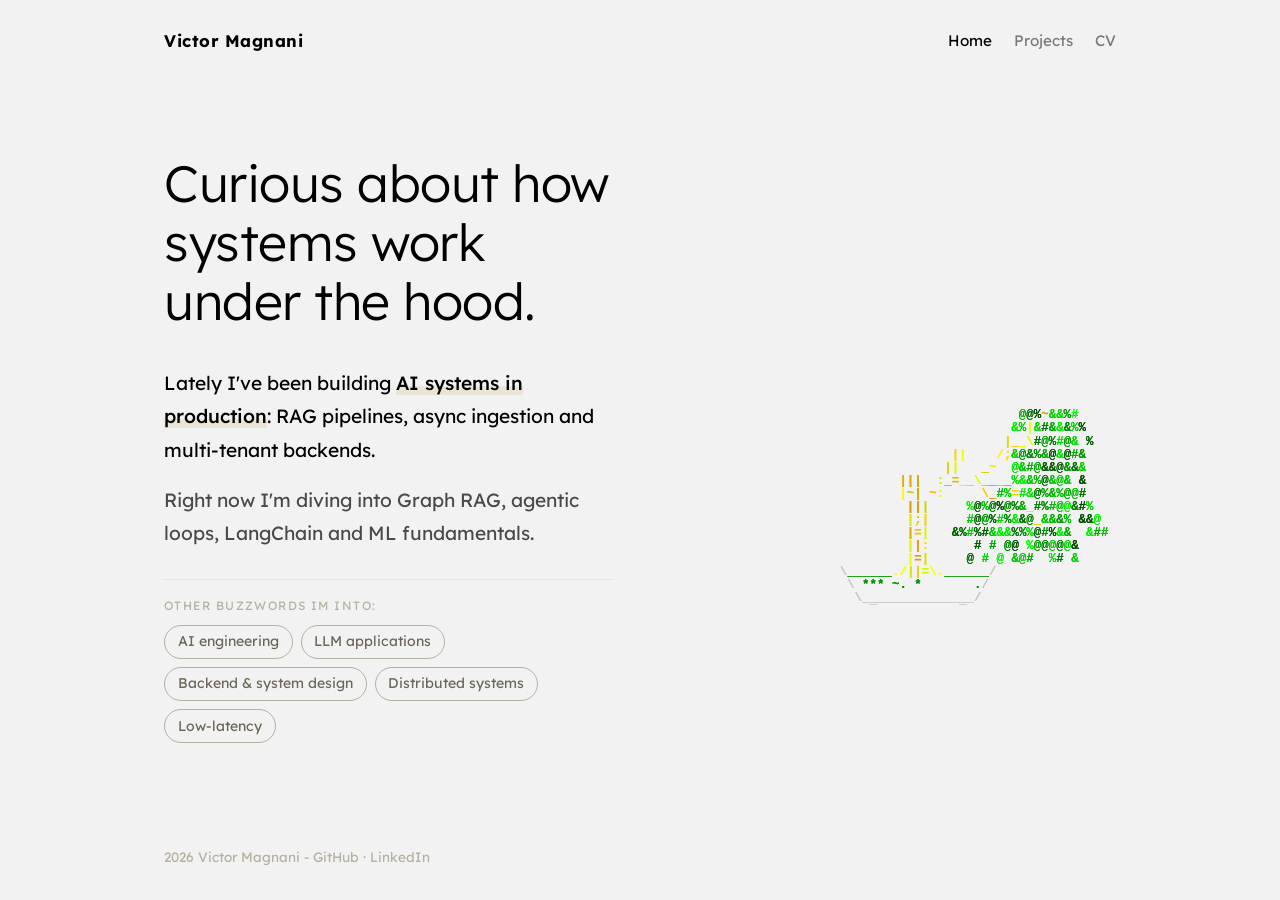
<file: index.html>
<!DOCTYPE html>
<html lang="en">
  <head>
    <meta charset="UTF-8">
    <meta name="viewport" content="width=device-width, initial-scale=1.0">
    <link rel="stylesheet" type="text/css" href="styles.css">
    <link rel="preconnect" href="https://fonts.googleapis.com">
    <link rel="preconnect" href="https://fonts.gstatic.com" crossorigin>
    <link href="https://fonts.googleapis.com/css2?family=Archivo+Black&family=Lexend+Deca:wght@100..900&display=swap" rel="stylesheet">
    <title>Victor Magnani</title>
  </head>
  <body>
    <div class="page">
      <header class="site-header container">
        <a href="index.html" class="brand">Victor Magnani</a>
        <nav class="site-nav">
          <a href="index.html" class="active">Home</a>
          <a href="projects.html">Projects</a>
          <a href="cv.html">CV</a>
        </nav>
      </header>

      <main class="hero container">
        <div class="hero-content">
          <h1 class="hero-title">Curious about how systems work under the hood.</h1>
          <div class="hero-description">
            <p class="hero-text">
              Lately I've been building <strong>AI systems in production</strong>: RAG pipelines, async ingestion and multi-tenant backends.
            </p>
            <p class="hero-text hero-text--soft">
              Right now I'm diving into Graph RAG, agentic loops, LangChain and ML fundamentals.
            </p>
            <div class="hero-tags">
              <span class="hero-label">Other buzzwords im into:</span>
              <ul class="hero-list">
                <li>AI engineering</li>
                <li>LLM applications</li>
                <li>Backend &amp; system design</li>
                <li>Distributed systems</li>
                <li>Low-latency</li>
              </ul>
            </div>
          </div>
        </div>
        <div class="bonsai-wrap" aria-hidden="true">
          <pre id="bonsai" class="bonsai"></pre>
        </div>
      </main>

      <footer class="site-footer container">
         2026 Victor Magnani -
        <a href="https://github.com/Ardet696/" target="_blank">GitHub</a> ·
        <a href="https://www.linkedin.com/in/victormagnani/" target="_blank">LinkedIn</a>
      </footer>
    </div>

    <script src="bonsai_snapshots.js"></script>
    <script src="bonsai.js"></script>
    <script data-goatcounter="https://ardet696.goatcounter.com/count"
            async src="//gc.zgo.at/count.js"></script>
  </body>
</html>
</file>
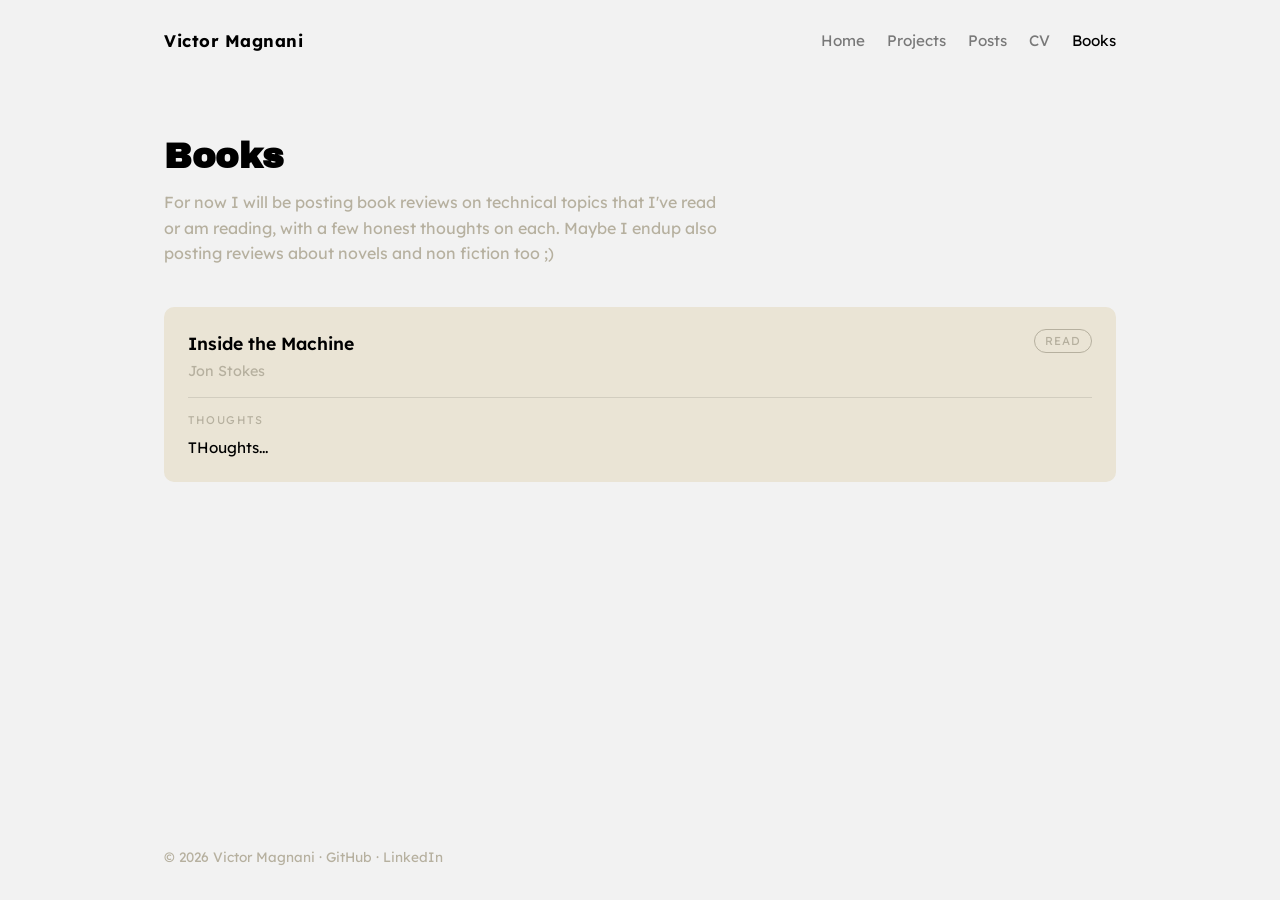
<file: books.html>
<!DOCTYPE html>
<html lang="en">
  <head>
    <meta charset="UTF-8">
    <meta name="viewport" content="width=device-width, initial-scale=1.0">
    <link rel="stylesheet" type="text/css" href="styles.css">
    <link rel="stylesheet" type="text/css" href="books.css">
    <link rel="preconnect" href="https://fonts.googleapis.com">
    <link rel="preconnect" href="https://fonts.gstatic.com" crossorigin>
    <link href="https://fonts.googleapis.com/css2?family=Archivo+Black&family=Lexend+Deca:wght@100..900&display=swap" rel="stylesheet">
    <title>Books · Victor Magnani</title>
  </head>
  <body>
    <div class="page">
      <header class="site-header container">
        <a href="index.html" class="brand">Victor Magnani</a>
        <nav class="site-nav">
          <a href="index.html">Home</a>
          <a href="projects.html">Projects</a>
          <a href="posts.html">Posts</a>
          <a href="cv.html">CV</a>
          <a href="books.html" class="active">Books</a>
        </nav>
      </header>

      <main class="page-main container">
        <h1 class="page-title">Books</h1>
        <p class="page-intro">
          For now I will be posting book reviews on technical topics that I've read or am reading, with a few honest thoughts on each.
          Maybe I endup also posting reviews about novels and non fiction too ;)
        </p>

        <ul class="book-list">
          <li class="book-item">
            <div class="book-head">
              <div>
                <div class="book-title">Inside the Machine</div>
                <div class="book-author"> Jon Stokes</div>
              </div>
              <span class="book-status">Read</span>
            </div>
            <div class="book-thoughts">
              <span class="book-thoughts-label">Thoughts</span>
              <p>
               THoughts... 
              </p>
            </div>
          </li>

        </ul>
      </main>

      <footer class="site-footer container">
        © 2026 Victor Magnani ·
        <a href="https://github.com/Ardet696/" target="_blank">GitHub</a> ·
        <a href="https://www.linkedin.com/in/victormagnani/" target="_blank">LinkedIn</a>
      </footer>
    </div>

    <script data-goatcounter="https://ardet696.goatcounter.com/count"
            async src="//gc.zgo.at/count.js"></script>
  </body>
</html>
</file>
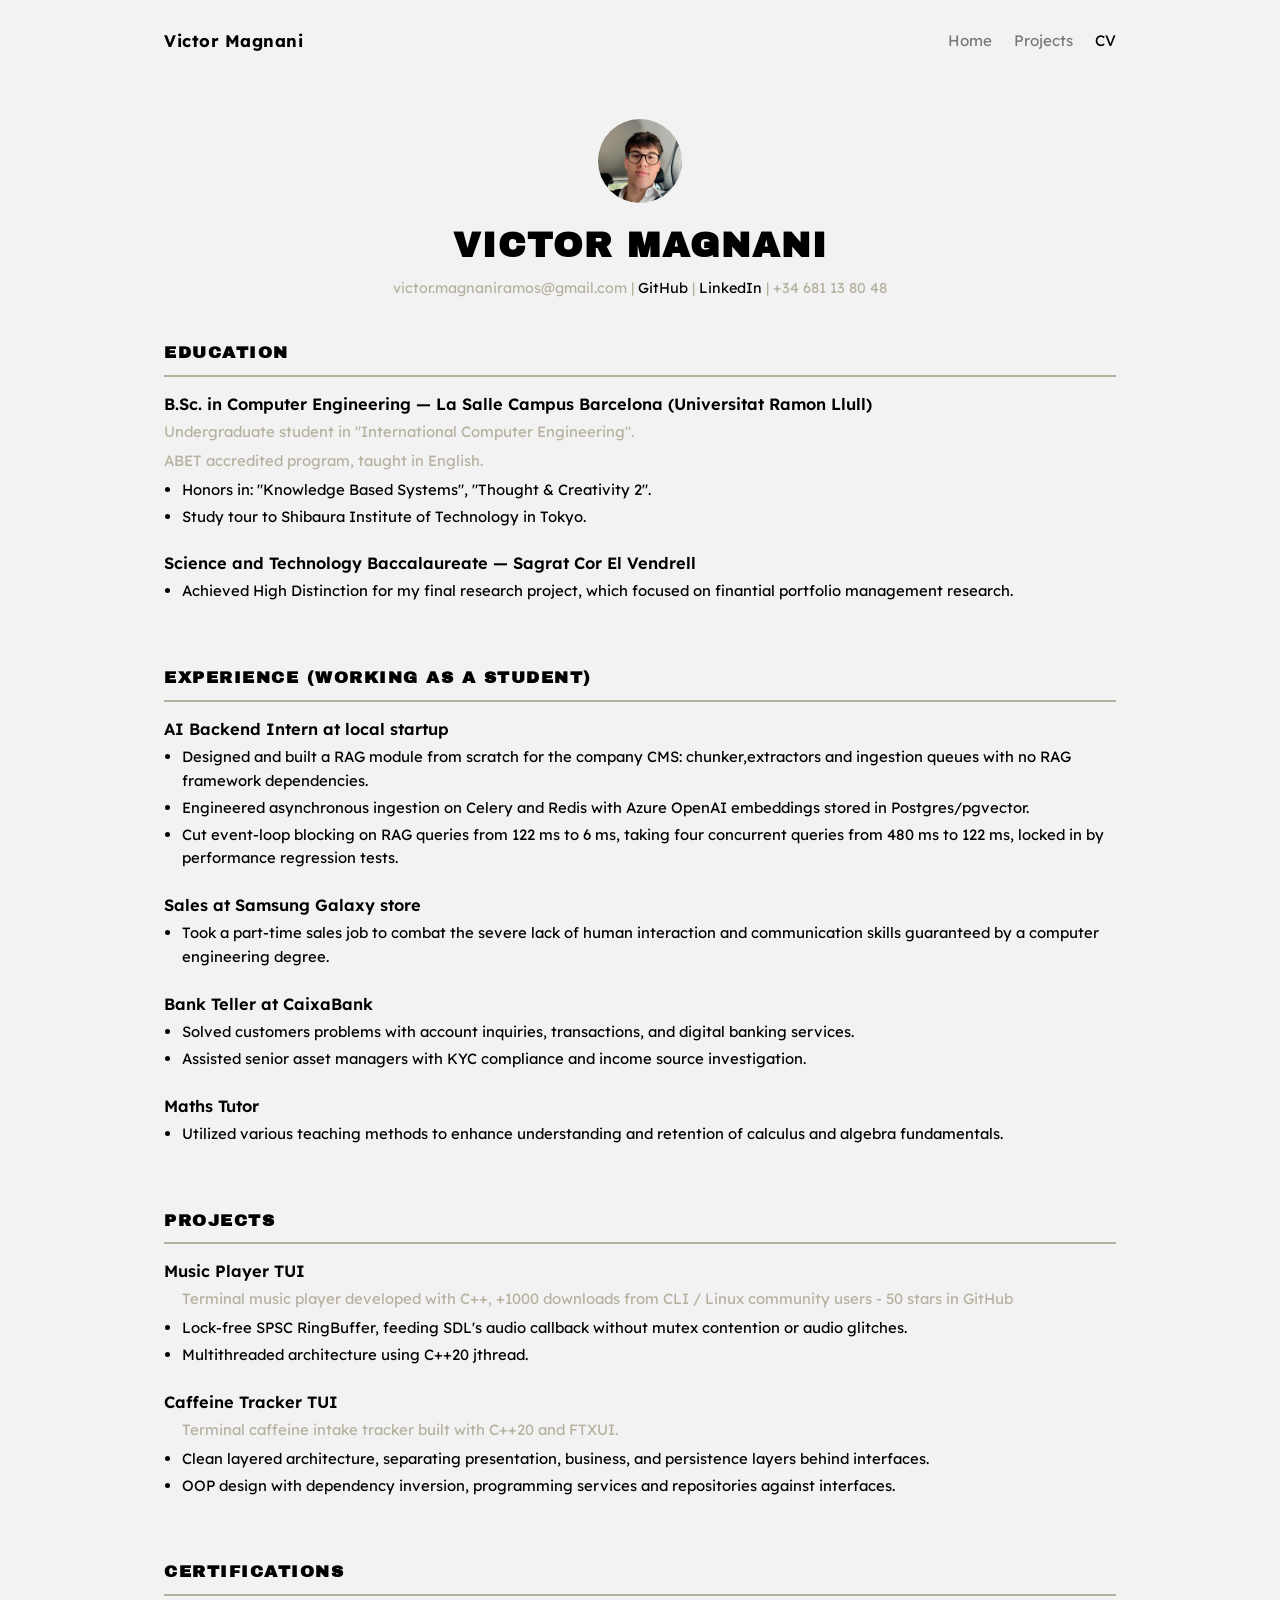
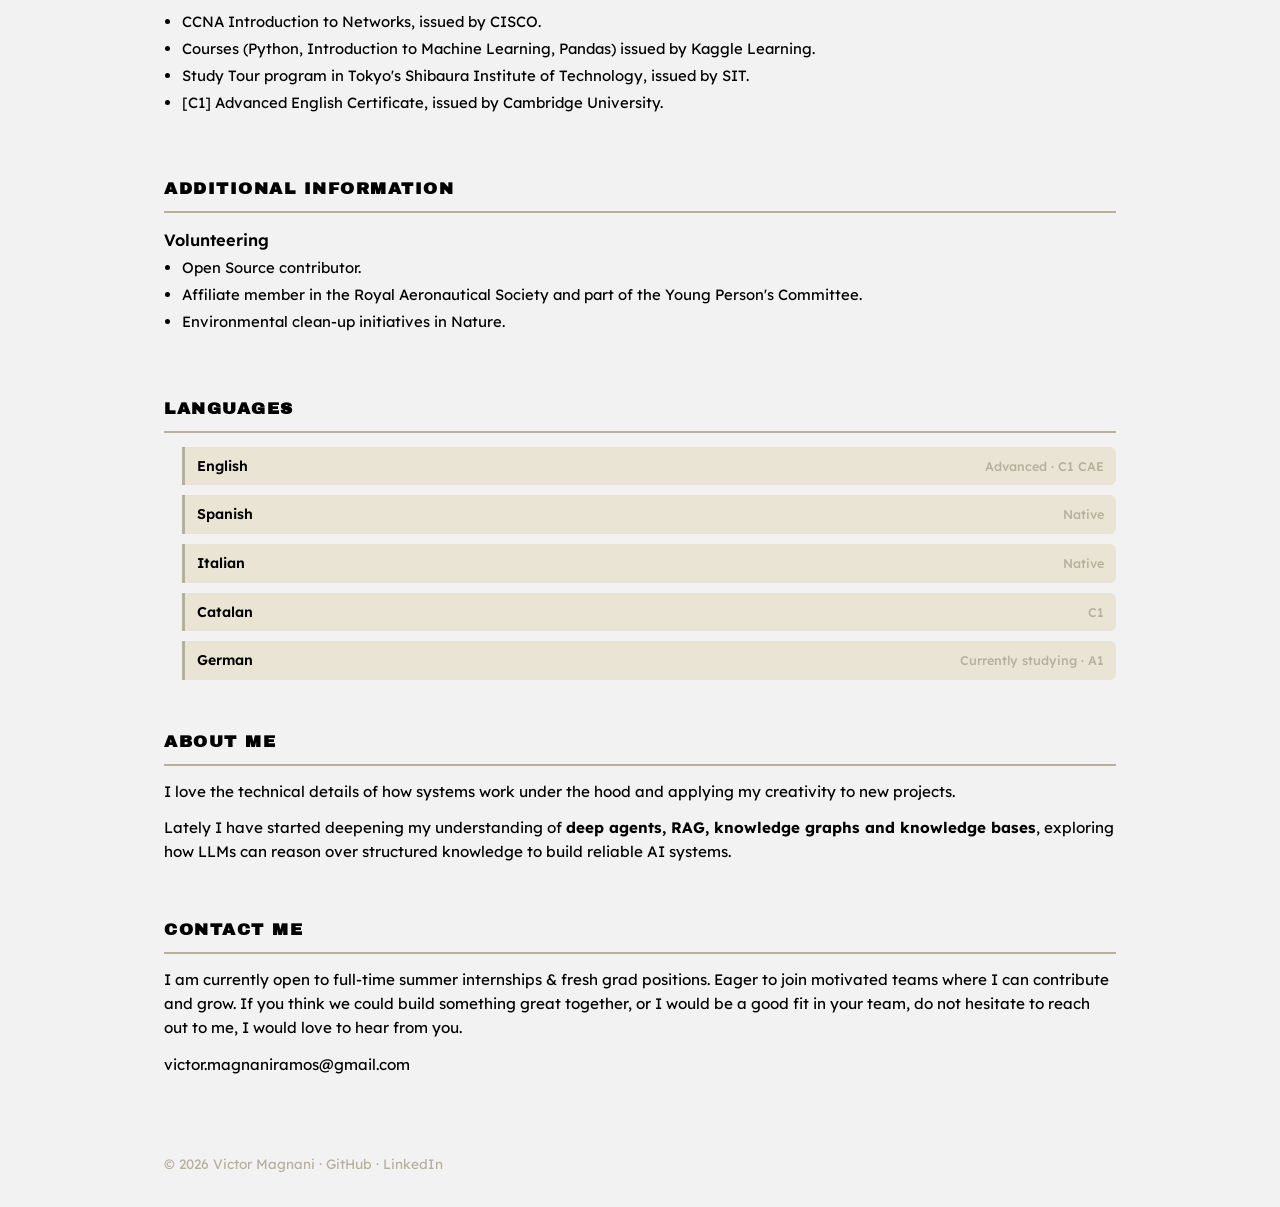
<file: cv.html>
<!DOCTYPE html>
<html lang="en">
  <head>
    <meta charset="UTF-8">
    <meta name="viewport" content="width=device-width, initial-scale=1.0">
    <link rel="stylesheet" type="text/css" href="cv_styles.css">
    <link rel="preconnect" href="https://fonts.googleapis.com">
    <link rel="preconnect" href="https://fonts.gstatic.com" crossorigin>
    <link href="https://fonts.googleapis.com/css2?family=Archivo+Black&family=Lexend+Deca:wght@100..900&display=swap" rel="stylesheet">
    <title>CV · Victor Magnani</title>
  </head>
  <body>
    <div class="page">
      <header class="site-header container">
        <a href="index.html" class="brand">Victor Magnani</a>
        <nav class="site-nav">
          <a href="index.html">Home</a>
          <a href="projects.html">Projects</a>
          <a href="cv.html" class="active">CV</a>
        </nav>
      </header>

      <main class="cv-main container">
        <div class="cv-photo-wrap">
          <img src="assets/CaixaPic.jpg" alt="Victor Magnani" id="cv-photo">
        </div>
        <h1 class="cv-name">VICTOR MAGNANI</h1>
        <p class="cv-contact">
          victor.magnaniramos@gmail.com |
          <a href="https://github.com/Ardet696/" target="_blank" title="GitHub: Ardet696">GitHub</a> |
          <a href="https://www.linkedin.com/in/victormagnani/" target="_blank" title="LinkedIn: vmagnani">LinkedIn</a> |
          +34 681 13 80 48
        </p>

        <div class="cv-grid">
          <section class="cv-section">
            <h2 class="section-title">Education</h2>
            <hr class="section-divider">
            <div class="cv-item">
              <h3 class="item-title">B.Sc. in Computer Engineering — La Salle Campus Barcelona (Universitat Ramon Llull)</h3>
              <p class="item-desc">
                Undergraduate student in "International Computer Engineering".
                <span class="date-hidden">~ Sept 2022 - May 2027</span>
              </p>
              <p class="item-desc">ABET accredited program, taught in English.</p>
              <ul>
                <li>Honors in: "Knowledge Based Systems", "Thought & Creativity 2".</li>
                <li>Study tour to Shibaura Institute of Technology in Tokyo.</li>
              </ul>
            </div>
            <div class="cv-item">
              <h3 class="item-title">
                Science and Technology Baccalaureate — Sagrat Cor El Vendrell
                <span class="date-hidden">~ Sept 2020 - May 2022</span>
              </h3>
              <ul>
                <li>Achieved High Distinction for my final research project, which focused on finantial portfolio management research.</li>
              </ul>
            </div>
          </section>

          <section class="cv-section">
            <h2 class="section-title">Experience (working as a student)</h2>
            <hr class="section-divider">
            <div class="cv-item">
              <h3 class="item-title">
                AI Backend Intern at local startup
                <span class="date-hidden">Internship ~ Aug 2026 - Present</span>
              </h3>
              <ul>
                <li>Designed and built a RAG module from scratch for the company CMS: chunker,extractors and ingestion queues with no RAG framework dependencies.</li>
                <li>Engineered asynchronous ingestion on Celery and Redis with Azure OpenAI embeddings stored in Postgres/pgvector.</li>
                <li>Cut event-loop blocking on RAG queries from 122 ms to 6 ms, taking four concurrent queries from 480 ms to 122 ms, locked in by performance regression tests.</li>
              </ul>
            </div>
            <div class="cv-item">
              <h3 class="item-title">
                 Sales at Samsung Galaxy store
                <span class="date-hidden">Part-time onsite ~ Sept-October 2025</span>
              </h3>
              <ul>
                <li>Took a part-time sales job to combat the severe lack of human interaction and communication skills guaranteed by a computer engineering degree.</li>
              </ul>
            </div>
            <div class="cv-item">
              <h3 class="item-title">
                Bank Teller at CaixaBank
                <span class="date-hidden">Full-time onsite ~ Ago 2025</span>
              </h3>
              <ul>
                <li>Solved customers problems with account inquiries, transactions, and digital banking services.</li>
                <li>Assisted senior asset managers with KYC compliance and income source investigation.</li>
              </ul>
            </div>
            <div class="cv-item">
              <h3 class="item-title">
                Maths Tutor
                <span class="date-hidden">Part-time onsite ~ 2023-2024</span>
              </h3>
              <ul>
                <li>Utilized various teaching methods to enhance understanding and retention of calculus and algebra fundamentals.</li>
              </ul>
            </div>
          </section>

          <section class="cv-section">
            <h2 class="section-title">Projects</h2>
            <hr class="section-divider">
            <div class="cv-item">
              <h3 class="item-title">
                 Music Player TUI
                <span class="date-hidden">~ January 2026 - Present</span>
              </h3>
              <ul>
                <p class="item-desc">Terminal music player developed with C++, +1000 downloads from CLI / Linux community users - 50 stars in GitHub</p>
                <li>Lock-free SPSC RingBuffer, feeding SDL's audio callback without mutex contention or audio glitches.</li>
                <li>Multithreaded architecture using C++20 jthread.</li>
              </ul>
            </div>
            <div class="cv-item">
              <h3 class="item-title">
                Caffeine Tracker TUI 
                <span class="date-hidden">~ July 2026 - Present</span>
              </h3>
              <ul>
                <p class="item-desc">Terminal caffeine intake tracker built with C++20 and FTXUI.</p>
                <li>Clean layered architecture, separating presentation, business, and persistence layers behind interfaces.</li>
                <li>OOP design with dependency inversion, programming services and repositories against interfaces.</li>
              </ul>
            </div>
          </section>

          <section class="cv-section">
            <h2 class="section-title">Certifications</h2>
            <hr class="section-divider">
            <div class="cv-item">
              <ul>
                <li>CCNA Introduction to Networks, issued by CISCO. <span class="date-hidden">~ June 2024</span></li>
                <li>Courses (Python, Introduction to Machine Learning, Pandas) issued by Kaggle Learning. <span class="date-hidden">~ Ago 2025</span></li>
                <li>Study Tour program in Tokyo's Shibaura Institute of Technology, issued by SIT. <span class="date-hidden">~ June 2024</span></li>
                <li>[C1] Advanced English Certificate, issued by Cambridge University. <span class="date-hidden">~ July 2022</span></li>
              </ul>
            </div>
          </section>

          <section class="cv-section">
            <h2 class="section-title">Additional Information</h2>
            <hr class="section-divider">
            <div class="cv-item">
              <h3 class="item-title">Volunteering</h3>
              <ul>
                <li>Open Source contributor.<span class="date-hidden">~ March 2026</span></li>
                <li>Affiliate member in the Royal Aeronautical Society and part of the Young Person's Committee. <span class="date-hidden">October 2025 - Present</span></li>
                <li>Environmental clean-up initiatives in Nature. <span class="date-hidden">~ April 2026</span></li>
              </ul>
            </div>
          </section>

          <section class="cv-section">
            <h2 class="section-title">Languages</h2>
            <hr class="section-divider">
            <ul class="lang-list">
              <li class="lang-item">
                <span class="lang-name">English</span>
                <span class="lang-level">Advanced · C1 CAE</span>
              </li>
              <li class="lang-item">
                <span class="lang-name">Spanish</span>
                <span class="lang-level">Native</span>
              </li>
              <li class="lang-item">
                <span class="lang-name">Italian</span>
                <span class="lang-level">Native</span>
              </li>
              <li class="lang-item">
                <span class="lang-name">Catalan</span>
                <span class="lang-level">C1</span>
              </li>
              <li class="lang-item">
                <span class="lang-name">German</span>
                <span class="lang-level">Currently studying · A1</span>
              </li>
            </ul>
          </section>

          <section class="cv-section cv-prose">
            <h2 class="section-title">About Me</h2>
            <hr class="section-divider">
            <p>
              I love the technical details of how systems work under the hood and applying my creativity to new projects.
            </p>
            <p>
              Lately I have started deepening my understanding of <strong>deep agents, RAG, knowledge graphs and knowledge bases</strong>,
              exploring how LLMs can reason over structured knowledge to build reliable AI systems.
            </p>
          </section>

          <section class="cv-section cv-prose">
            <h2 class="section-title">Contact Me</h2>
            <hr class="section-divider">
            <p>
              I am currently open to full-time summer internships & fresh grad positions.</strong>
              Eager to join motivated teams where I can contribute and grow. If you think we could build something great together,
              or I would be a good fit in your team, do not hesitate to reach out to me,  I would love to hear from you.
            </p>
            <p>
              <a href="mailto:victor.magnaniramos@gmail.com">victor.magnaniramos@gmail.com</a>
            </p>
          </section>
        </div>
      </main>

      <footer class="site-footer container">
        © 2026 Victor Magnani ·
        <a href="https://github.com/Ardet696/" target="_blank">GitHub</a> ·
        <a href="https://www.linkedin.com/in/victormagnani/" target="_blank">LinkedIn</a>
      </footer>
    </div>

    <script src="script.js"></script>
    <script data-goatcounter="https://ardet696.goatcounter.com/count"
            async src="//gc.zgo.at/count.js"></script>
  </body>
</html>
</file>
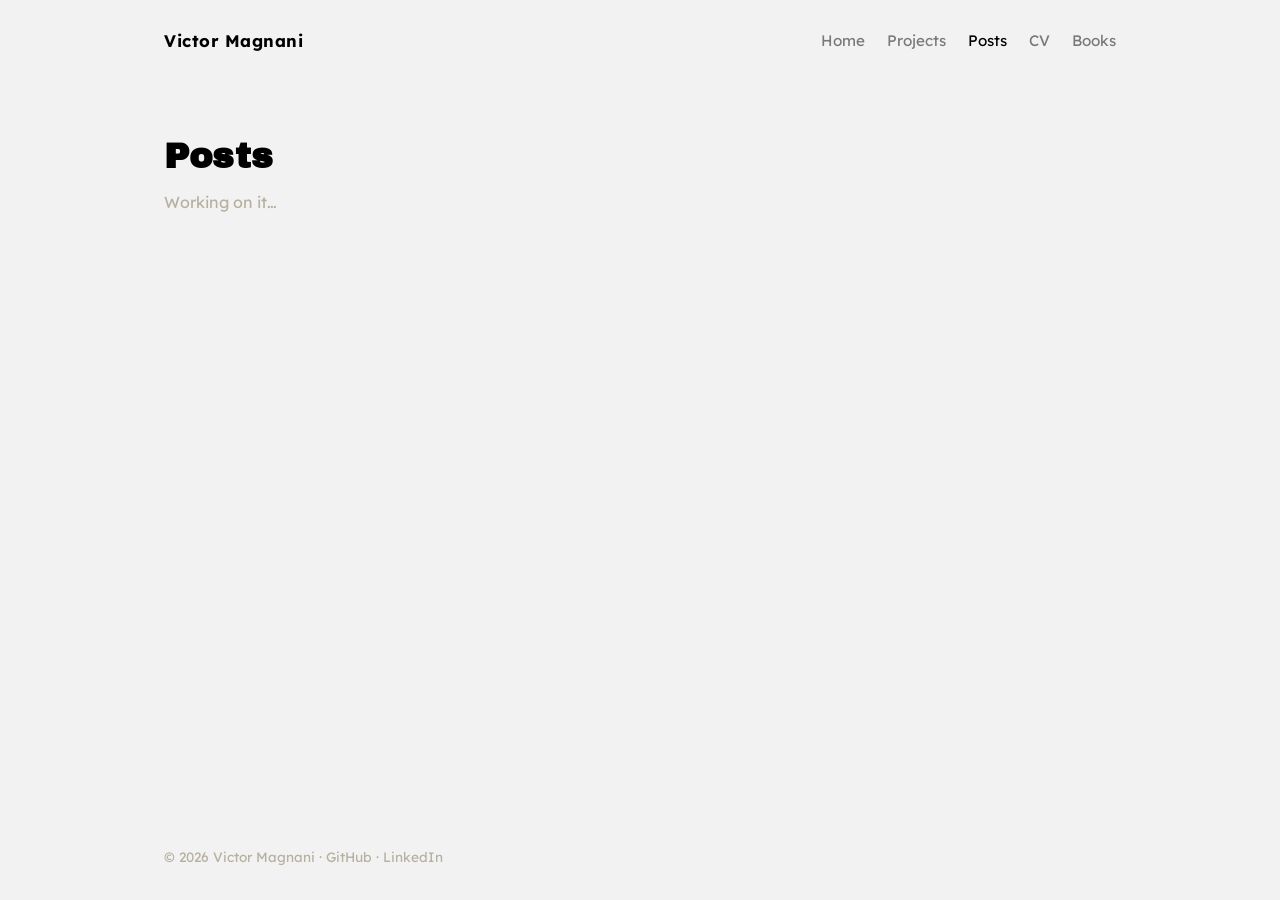
<file: posts.html>
<!DOCTYPE html>
<html lang="en">
  <head>
    <meta charset="UTF-8">
    <meta name="viewport" content="width=device-width, initial-scale=1.0">
    <link rel="stylesheet" type="text/css" href="styles.css">
    <link rel="stylesheet" type="text/css" href="posts.css">
    <link rel="preconnect" href="https://fonts.googleapis.com">
    <link rel="preconnect" href="https://fonts.gstatic.com" crossorigin>
    <link href="https://fonts.googleapis.com/css2?family=Archivo+Black&family=Lexend+Deca:wght@100..900&display=swap" rel="stylesheet">
    <title>Posts · Victor Magnani</title>
  </head>
  <body>
    <div class="page">
      <header class="site-header container">
        <a href="index.html" class="brand">Victor Magnani</a>
        <nav class="site-nav">
          <a href="index.html">Home</a>
          <a href="projects.html">Projects</a>
          <a href="posts.html" class="active">Posts</a>
          <a href="cv.html">CV</a>
          <a href="books.html">Books</a>
        </nav>
      </header>

      <main class="page-main container">
        <h1 class="page-title">Posts</h1>

        <p class="page-intro">Working on it…</p>

        <!-- Posts hidden until ready. Restore this list when the posts are published.
        <ul class="post-list">
          <li>
            <a class="post-link" href="posts/ringBuffer.html">
              <span class="post-date">June 2026</span>
              <span class="post-name">Writing a lock-free ring buffer for audio</span>
              <span class="post-excerpt">
                Why a SPSC queue lets you feed an audio
                callback without mutexes and the mistakes I made along the way.
              </span>
            </a>
          </li>
        </ul>
        -->
      </main>

      <footer class="site-footer container">
        © 2026 Victor Magnani ·
        <a href="https://github.com/Ardet696/" target="_blank">GitHub</a> ·
        <a href="https://www.linkedin.com/in/victormagnani/" target="_blank">LinkedIn</a>
      </footer>
    </div>

    <script data-goatcounter="https://ardet696.goatcounter.com/count"
            async src="//gc.zgo.at/count.js"></script>
  </body>
</html>
</file>
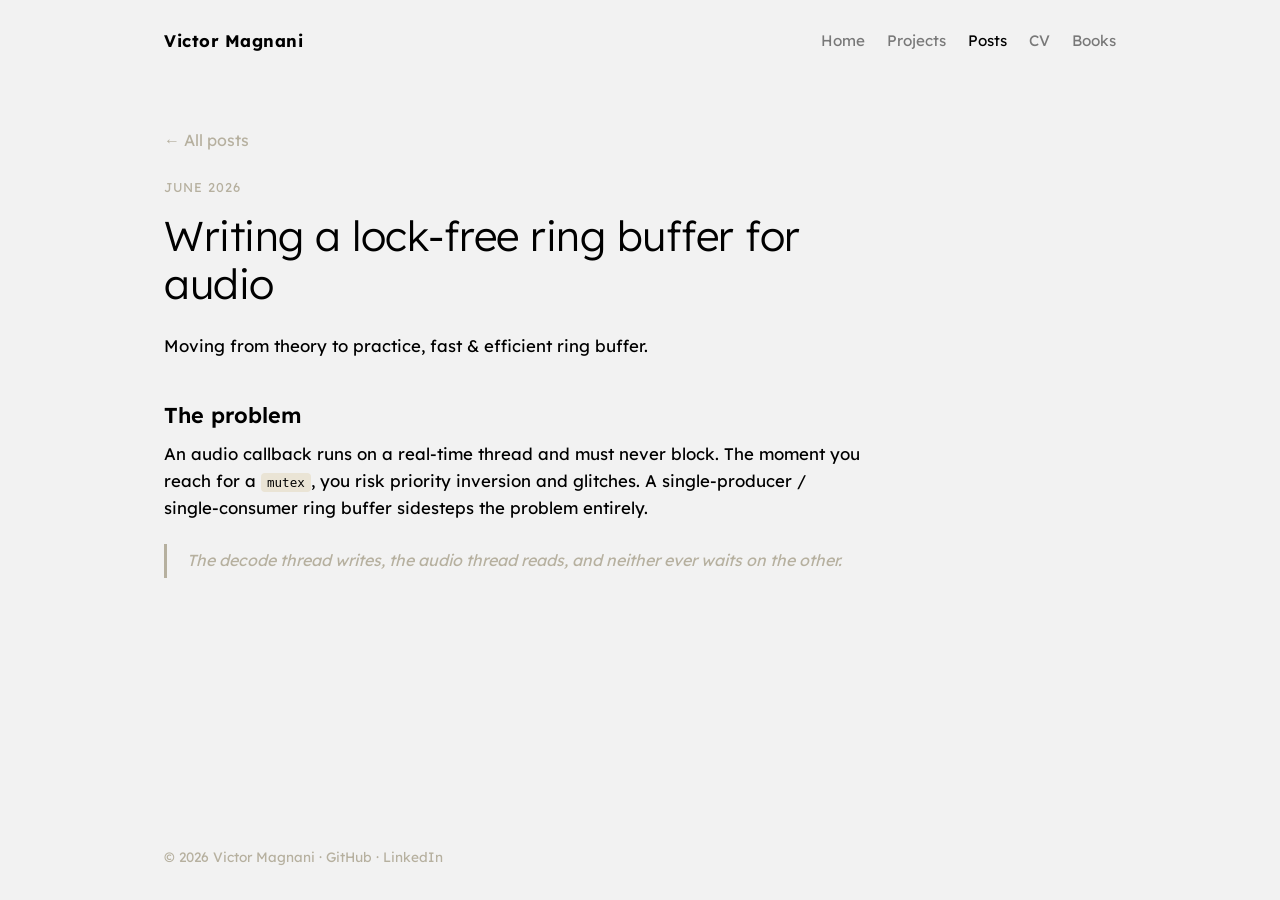
<file: posts/ringBuffer.html>
<!DOCTYPE html>
<html lang="en">
  <head>
    <meta charset="UTF-8">
    <meta name="viewport" content="width=device-width, initial-scale=1.0">
    <link rel="stylesheet" type="text/css" href="../styles.css">
    <link rel="stylesheet" type="text/css" href="../posts.css">
    <link rel="preconnect" href="https://fonts.googleapis.com">
    <link rel="preconnect" href="https://fonts.gstatic.com" crossorigin>
    <link href="https://fonts.googleapis.com/css2?family=Archivo+Black&family=Lexend+Deca:wght@100..900&display=swap" rel="stylesheet">
    <title>Writing a lock-free ring buffer for audio · Victor Magnani</title>
  </head>
  <body>
    <div class="page">
      <header class="site-header container">
        <a href="../index.html" class="brand">Victor Magnani</a>
        <nav class="site-nav">
          <a href="../index.html">Home</a>
          <a href="../projects.html">Projects</a>
          <a href="../posts.html" class="active">Posts</a>
          <a href="../cv.html">CV</a>
          <a href="../books.html">Books</a>
        </nav>
      </header>

      <main class="page-main container">
        <a class="back-link" href="../posts.html">← All posts</a>

        <article class="article">
          <span class="post-date">June 2026</span>
          <h1>Writing a lock-free ring buffer for audio</h1>

          <p>Moving from theory to practice, fast & efficient ring buffer.
          </p>

          <h2>The problem</h2>
          <p>
            An audio callback runs on a real-time thread and must never block. The moment
            you reach for a <code>mutex</code>, you risk priority inversion and glitches.
            A single-producer / single-consumer ring buffer sidesteps the problem entirely.
          </p>

          <blockquote>
            The decode thread writes, the audio thread reads, and neither ever waits on the
            other.
          </blockquote>

                  </article>
      </main>

      <footer class="site-footer container">
        © 2026 Victor Magnani ·
        <a href="https://github.com/Ardet696/" target="_blank">GitHub</a> ·
        <a href="https://www.linkedin.com/in/victormagnani/" target="_blank">LinkedIn</a>
      </footer>
    </div>

    <script data-goatcounter="https://ardet696.goatcounter.com/count"
            async src="//gc.zgo.at/count.js"></script>
  </body>
</html>
</file>
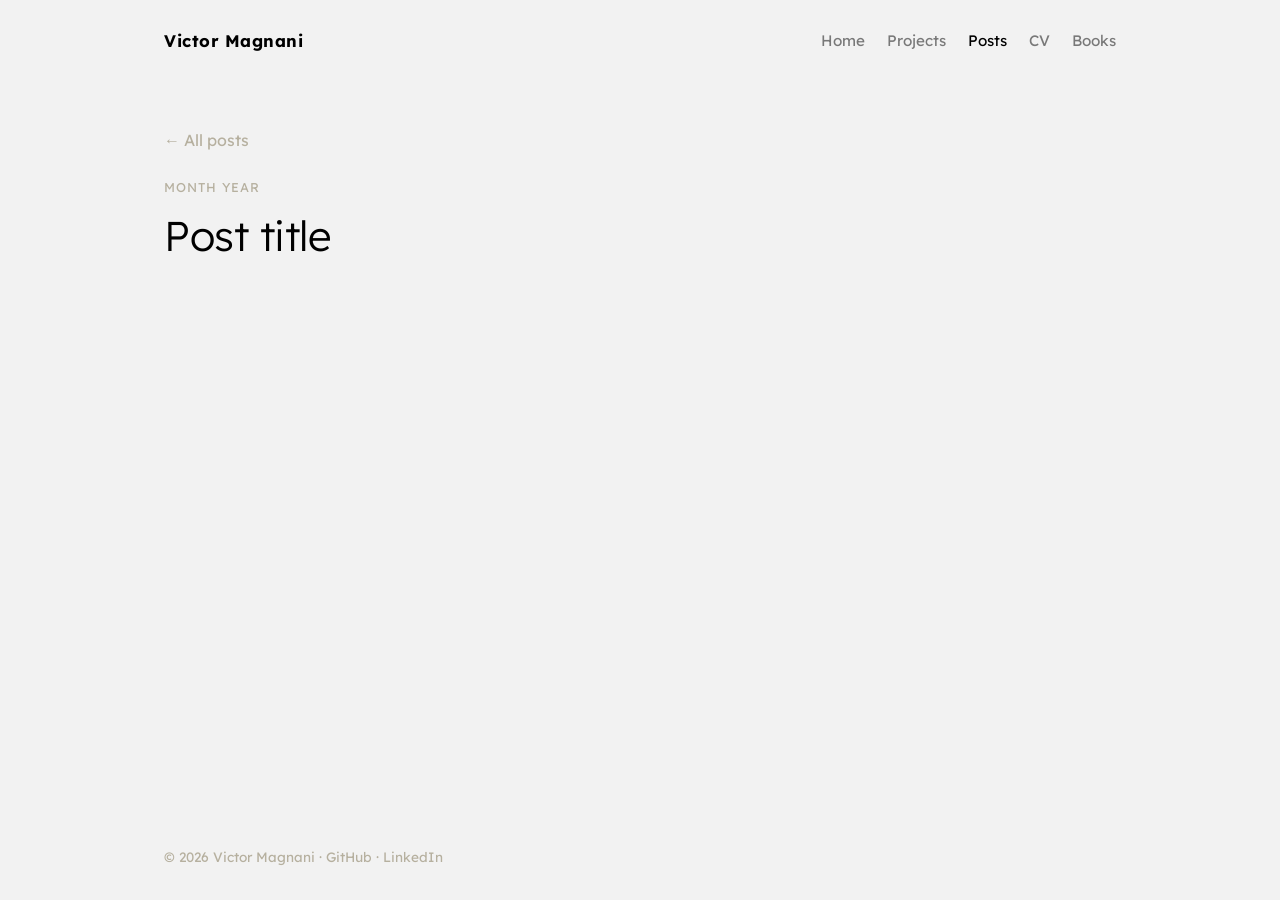
<file: posts/template.html>
<!DOCTYPE html>
<html lang="en">
  <head>
    <meta charset="UTF-8">
    <meta name="viewport" content="width=device-width, initial-scale=1.0">
    <link rel="stylesheet" type="text/css" href="../styles.css">
    <link rel="stylesheet" type="text/css" href="../posts.css">
    <link rel="preconnect" href="https://fonts.googleapis.com">
    <link rel="preconnect" href="https://fonts.gstatic.com" crossorigin>
    <link href="https://fonts.googleapis.com/css2?family=Archivo+Black&family=Lexend+Deca:wght@100..900&display=swap" rel="stylesheet">
    <title>Post title · Victor Magnani</title>
  </head>
  <body>
    <div class="page">
      <header class="site-header container">
        <a href="../index.html" class="brand">Victor Magnani</a>
        <nav class="site-nav">
          <a href="../index.html">Home</a>
          <a href="../projects.html">Projects</a>
          <a href="../posts.html" class="active">Posts</a>
          <a href="../cv.html">CV</a>
          <a href="../books.html">Books</a>
        </nav>
      </header>

      <main class="page-main container">
        <a class="back-link" href="../posts.html">← All posts</a>

        <article class="article">
          <span class="post-date">Month Year</span>
          <h1>Post title</h1>

          <!--
            Write your post below. Available styled elements:
              <p>…</p>                paragraph
              <h2>…</h2>              section heading
              <blockquote>…</blockquote>   pull quote
              <code>…</code>          inline code
              <a href="…">…</a>       link
          -->
          <p></p>
        </article>
      </main>

      <footer class="site-footer container">
        © 2026 Victor Magnani ·
        <a href="https://github.com/Ardet696/" target="_blank">GitHub</a> ·
        <a href="https://www.linkedin.com/in/victormagnani/" target="_blank">LinkedIn</a>
      </footer>
    </div>

    <script data-goatcounter="https://ardet696.goatcounter.com/count"
            async src="//gc.zgo.at/count.js"></script>
  </body>
</html>
</file>
<file: styles.css>
:root {
  --bg: #F2F2F2;
  --surface: #EAE4D5;
  --muted: #B6B09F;
  --ink: #000000;

  --max-width: 1080px;
  --gutter: clamp(1.25rem, 5vw, 4rem);
  --radius: 10px;
}

* {
  box-sizing: border-box;
}
html,
body {
  height: 100%;
}
body {
  margin: 0;
  padding: 0;
  font-family: "Lexend Deca", sans-serif;
  background-color: var(--bg);
  color: var(--ink);
  line-height: 1.6;
  -webkit-font-smoothing: antialiased;
}
a {
  color: var(--ink);
  text-decoration: none;
}

.container {
  width: 100%;
  max-width: var(--max-width);
  margin: 0 auto;
  padding-left: var(--gutter);
  padding-right: var(--gutter);
}
.page {
  display: flex;
  flex-direction: column;
  min-height: 100vh;
}

.site-header {
  display: flex;
  flex-wrap: wrap;
  align-items: center;
  gap: 12px 28px;
  padding-top: 28px;
  padding-bottom: 28px;
}
.brand {
  font-weight: 700;
  font-size: 1.05em;
  letter-spacing: 0.5px;
  margin-right: auto;
}
.site-nav {
  display: flex;
  flex-wrap: wrap;
  gap: 22px;
  font-size: 0.95em;
}
.site-nav a {
  opacity: 0.5;
  transition: opacity 0.25s ease;
}
.site-nav a:hover,
.site-nav a.active {
  opacity: 1;
}

.site-footer {
  padding-top: 32px;
  padding-bottom: 32px;
  font-size: 0.85em;
  color: var(--muted);
}
.site-footer a {
  color: var(--muted);
  transition: color 0.25s ease;
}
.site-footer a:hover {
  color: var(--ink);
}

.hero {
  flex: 1 1 auto;
  display: flex;
  align-items: center;
  gap: clamp(1.5rem, 5vw, 3.5rem);
  padding-top: clamp(1.25rem, 6vh, 3.5rem);
  padding-bottom: clamp(1.25rem, 6vh, 3.5rem);
}
.hero-content {
  flex: 1 1 50%;
  display: flex;
  flex-direction: column;
  gap: clamp(1.25rem, 4vh, 2.5rem);
}
.bonsai-wrap {
  flex: 1 1 50%;
  max-width: 560px;
  align-self: center;
}
.bonsai {
  display: block;
  width: 100%;
  margin: 0;
  overflow: hidden;
  user-select: none;
  text-shadow: 0 0 0.6px currentColor;
}
@media (max-width: 820px) {
  .hero {
    flex-direction: column;
    align-items: stretch;
  }
  .bonsai-wrap {
    order: -1;
    flex: none;
    max-width: 360px;
    align-self: center;
  }
}
.hero-title {
  font-weight: 300;
  font-size: clamp(1.8rem, 4.2vw, 3.2em);
  line-height: 1.15;
  letter-spacing: -0.5px;
  margin: 0;
  max-width: 22ch;
}
.hero-text {
  margin: 0;
  max-width: 56ch;
  font-size: clamp(1rem, 2.4vw, 1.2em);
  line-height: 1.75;
  color: var(--ink);
}
.hero-text strong {
  font-weight: 500;
  box-shadow: inset 0 -0.45em 0 var(--surface);
}
.hero-text--soft {
  color: #4a4a4a;
}
.hero-description {
  display: flex;
  flex-direction: column;
  gap: 1rem;
}

.hero-tags {
  margin-top: 0.75rem;
  padding-top: 1rem;
  border-top: 1px solid var(--surface);
  max-width: 56ch;
}
.hero-label {
  display: block;
  margin-bottom: 0.6rem;
  font-size: 0.75rem;
  letter-spacing: 0.12em;
  text-transform: uppercase;
  color: var(--muted);
}
.hero-list {
  display: flex;
  flex-wrap: wrap;
  gap: 0.5rem;
  margin: 0;
  padding: 0;
  list-style: none;
}
.hero-list li {
  padding: 0.3rem 0.8rem;
  border: 1px solid var(--muted);
  border-radius: 999px;
  font-size: clamp(0.8rem, 1.6vw, 0.88rem);
  color: #6b6658;
  transition: background-color 0.2s, color 0.2s, border-color 0.2s;
}
.hero-list li:hover {
  background-color: var(--ink);
  border-color: var(--ink);
  color: var(--bg);
}
.page-main {
  flex: 1 1 auto;
}
.page-title {
  font-family: "Archivo Black", sans-serif;
  font-size: clamp(1.6rem, 4vw, 2.2em);
  letter-spacing: 0.5px;
  margin: clamp(1.5rem, 5vh, 3rem) 0 6px;
}
.page-intro {
  margin: 0 0 clamp(1.5rem, 5vh, 2.5rem);
  max-width: 56ch;
  color: var(--muted);
}

@media (max-width: 520px) {
  .site-header {
    padding-top: 22px;
    padding-bottom: 22px;
  }
  .site-nav {
    gap: 16px;
  }
}
</file>
<file: books.css>
.book-list {
  list-style: none;
  margin: 0 0 2rem;
  padding: 0;
  display: flex;
  flex-direction: column;
  gap: 16px;
}
.book-item {
  background: var(--surface);
  border-radius: var(--radius);
  padding: 22px 24px;
}
.book-head {
  display: flex;
  justify-content: space-between;
  align-items: flex-start;
  gap: 14px;
  flex-wrap: wrap;
}
.book-title {
  font-weight: 600;
  font-size: 1.1em;
  margin-bottom: 3px;
}
.book-author {
  color: var(--muted);
  font-size: 0.9em;
}
.book-status {
  flex: none;
  font-size: 0.72em;
  letter-spacing: 1px;
  text-transform: uppercase;
  color: var(--muted);
  border: 1px solid var(--muted);
  border-radius: 999px;
  padding: 2px 10px;
  white-space: nowrap;
}
.book-thoughts {
  margin-top: 14px;
  padding-top: 14px;
  border-top: 1px solid rgba(0, 0, 0, 0.1);
}
.book-thoughts-label {
  display: block;
  font-size: 0.7em;
  letter-spacing: 1.5px;
  text-transform: uppercase;
  color: var(--muted);
  margin-bottom: 6px;
}
.book-thoughts p {
  margin: 0 0 0.6em;
  font-size: 0.95em;
  max-width: 70ch;
}
.book-thoughts p:last-child {
  margin-bottom: 0;
}
</file>
<file: cv_styles.css>
:root {
  --bg: #F2F2F2;
  --surface: #EAE4D5;
  --muted: #B6B09F;
  --ink: #000000;

  --max-width: 1080px;
  --gutter: clamp(1.25rem, 5vw, 4rem);
}

* {
  box-sizing: border-box;
}
html,
body {
  height: 100%;
}
body {
  margin: 0;
  padding: 0;
  font-family: "Lexend Deca", sans-serif;
  background-color: var(--bg);
  color: var(--ink);
  line-height: 1.6;
  -webkit-font-smoothing: antialiased;
}
a {
  color: var(--ink);
  text-decoration: none;
}

.container {
  width: 100%;
  max-width: var(--max-width);
  margin: 0 auto;
  padding-left: var(--gutter);
  padding-right: var(--gutter);
}
.page {
  display: flex;
  flex-direction: column;
  min-height: 100vh;
}

.site-header {
  display: flex;
  flex-wrap: wrap;
  align-items: center;
  gap: 12px 28px;
  padding-top: 28px;
  padding-bottom: 28px;
}
.brand {
  font-weight: 700;
  font-size: 1.05em;
  letter-spacing: 0.5px;
  margin-right: auto;
}
.site-nav {
  display: flex;
  flex-wrap: wrap;
  gap: 22px;
  font-size: 0.95em;
}
.site-nav a {
  opacity: 0.5;
  transition: opacity 0.25s ease;
}
.site-nav a:hover,
.site-nav a.active {
  opacity: 1;
}

.site-footer {
  padding-top: 32px;
  padding-bottom: 32px;
  font-size: 0.85em;
  color: var(--muted);
}
.site-footer a {
  color: var(--muted);
  transition: color 0.25s ease;
}
.site-footer a:hover {
  color: var(--ink);
}

.cv-main {
  flex: 1 1 auto;
}
.cv-photo-wrap {
  display: flex;
  justify-content: center;
  margin: clamp(1rem, 4vh, 2.5rem) 0 0.5rem;
}
#cv-photo {
  width: 84px;
  height: 84px;
  object-fit: cover;
  border-radius: 50%;
  cursor: pointer;
  transition: transform 0.3s ease-in-out;
  transform: scale(1);
  transform-origin: center center;
}
#cv-photo.maximized {
  transform: scale(3.2);
  position: relative;
  z-index: 1000;
}
.cv-name {
  text-align: center;
  font-family: "Archivo Black", sans-serif;
  letter-spacing: 2px;
  font-size: clamp(1.6rem, 5vw, 2.2em);
  margin: 14px 0 4px;
}
.cv-contact {
  text-align: center;
  font-size: 0.9em;
  color: var(--muted);
  margin: 0 0 clamp(1.5rem, 5vh, 2.5rem);
}
.cv-contact a {
  color: var(--ink);
}

.cv-grid {
  display: flex;
  flex-direction: column;
  gap: clamp(1.5rem, 5vh, 2.5rem);
  padding-bottom: 2rem;
}

.cv-section {
  display: flex;
  flex-direction: column;
}
.section-title {
  font-family: "Archivo Black", sans-serif;
  text-transform: uppercase;
  letter-spacing: 1.5px;
  font-size: 1.05em;
  margin: 0 0 8px;
}
.section-divider {
  width: 100%;
  margin: 0 0 14px;
  border: none;
  border-top: 2px solid var(--muted);
}
.cv-item {
  margin-bottom: 16px;
}
.item-title {
  font-weight: 600;
  font-size: 1.02em;
  margin: 0 0 3px;
}
.item-desc {
  font-size: 0.93em;
  color: var(--muted);
  margin: 0 0 5px;
}
.cv-section ul {
  margin: 0 0 6px;
  padding-left: 18px;
}
.cv-section li {
  margin-bottom: 3px;
  font-size: 0.93em;
}

.lang-list {
  list-style: none;
  padding: 0;
  margin: 0;
  display: flex;
  flex-direction: column;
  gap: 7px;
}
.lang-item {
  display: flex;
  justify-content: space-between;
  align-items: center;
  padding: 8px 12px;
  border-left: 3px solid var(--muted);
  background: var(--surface);
  border-radius: 0 6px 6px 0;
}
.lang-name {
  font-weight: 600;
  font-size: 0.95em;
}
.lang-level {
  font-size: 0.85em;
  color: var(--muted);
  font-weight: 500;
}

.cv-prose p {
  font-size: 0.95em;
  margin: 0 0 0.8em;
}

.date-hidden {
  display: none;
  font-weight: normal;
  color: var(--muted);
}
.date-visible {
  display: inline;
}
</file>
<file: posts.css>
.post-list {
  list-style: none;
  margin: 0 0 2rem;
  padding: 0;
  display: flex;
  flex-direction: column;
}
.post-list li {
  border-top: 1px solid var(--muted);
}
.post-list li:last-child {
  border-bottom: 1px solid var(--muted);
}
.post-link {
  display: block;
  padding: 22px 4px;
  transition: padding-left 0.25s ease;
}
.post-link:hover {
  padding-left: 14px;
}
.post-date {
  display: block;
  font-size: 0.8em;
  letter-spacing: 1px;
  text-transform: uppercase;
  color: var(--muted);
  margin-bottom: 6px;
}
.post-name {
  font-size: 1.25em;
  font-weight: 600;
  margin-bottom: 6px;
}
.post-excerpt {
  color: var(--muted);
  font-size: 0.95em;
  max-width: 60ch;
}

.article {
  max-width: 70ch;
  padding-bottom: 2rem;
}
.article .post-date {
  margin-bottom: 14px;
}
.article h1 {
  font-weight: 300;
  font-size: clamp(1.8rem, 5vw, 2.6em);
  line-height: 1.15;
  letter-spacing: -0.5px;
  margin: 0 0 0.6em;
}
.article h2 {
  font-weight: 600;
  font-size: 1.35em;
  margin: 1.8em 0 0.4em;
}
.article p {
  margin: 0 0 1.2em;
  font-size: 1.05em;
}
.article a {
  border-bottom: 1px solid var(--muted);
}
.article blockquote {
  margin: 1.4em 0;
  padding: 4px 20px;
  border-left: 3px solid var(--muted);
  color: var(--muted);
  font-style: italic;
}
.article code {
  background: var(--surface);
  padding: 2px 6px;
  border-radius: 4px;
  font-size: 0.92em;
}
.back-link {
  display: inline-block;
  margin: clamp(1.5rem, 5vh, 3rem) 0 1.5rem;
  color: var(--muted);
  transition: color 0.25s ease;
}
.back-link:hover {
  color: var(--ink);
}
</file>
